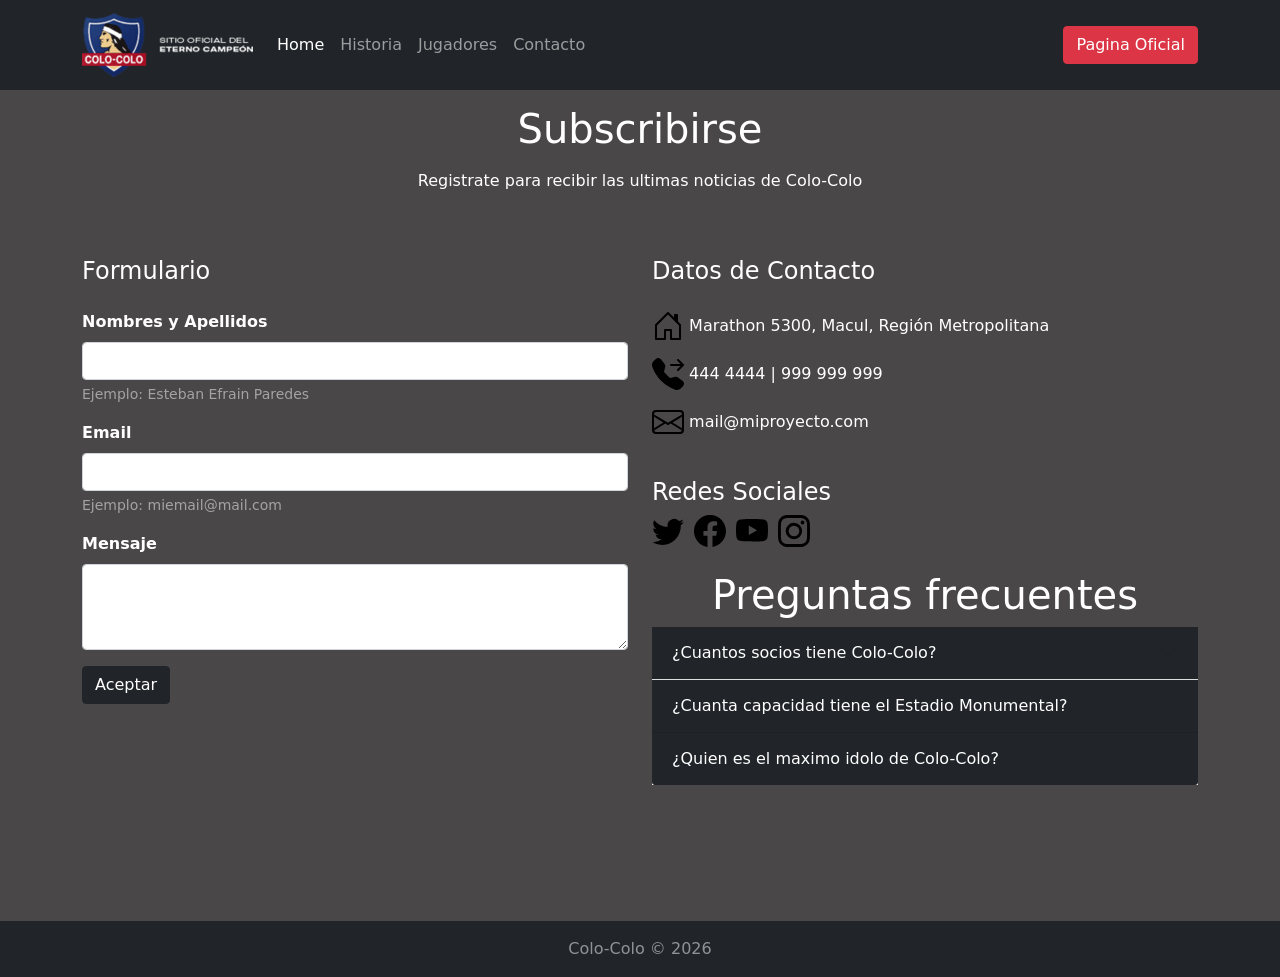
<file: contacto.html>
<!doctype html>
<html lang="es">
  <head>
    <meta charset="utf-8">
    <meta name="viewport" content="width=device-width, initial-scale=1">
    <meta name="description" content="">
    <title>Subscripciones | Mi Proyecto</title>    

    <!-- Archivo CSS Bootstrap 5 -->
    <link href="css/bootstrap.min.css" rel="stylesheet">

  <!-- icono -->
  <link rel="icon" href="img/pngwing.com (1).png"> 

    <!-- Hoja de Estilos Personalizada (estilos.css) --> 
    <link rel="stylesheet" type="text/css" href="css/estilos.css">
    
  </head>
  <body>

    <main>

      <div class="container mb-5">

<!-- Header -->
<header class="d-flex flex-wrap py-3 mb-5 border-bottom">

  <nav class="navbar navbar-expand-lg navbar-dark bg-dark fixed-top">
    <div class="container">
      <a class="navbar-brand"  href="index.html">
        <img src="img/colo-colo-32.png" alt="Colo-Colo">

      </a>
      <button class="navbar-toggler" type="button" data-bs-toggle="collapse" data-bs-target="#navbarSupportedContent" aria-controls="navbarSupportedContent" aria-expanded="false" aria-label="Toggle navigation">
        <span class="navbar-toggler-icon"></span>
      </button>
      <div class="collapse navbar-collapse" id="navbarSupportedContent">
        <ul class="navbar-nav me-auto mb-2 mb-lg-0">

          <li class="nav-item">
            <a class="nav-link active" aria-current="page" href="index.html">Home</a>
                               
          </li>

          <li class="nav-item">
            <a class="nav-link" aria-current="page" href="historia.html">Historia</a>                    
          </li>

          <li class="nav-item">
            <a class="nav-link" aria-current="page" href="deportes.html">Jugadores</a>                    

                    
          </li>

          <li class="nav-item">
            <a class="nav-link" aria-current="page" href="contacto.html">Contacto</a> 
          </li>

        </ul>

        <div class="btn-group btodt" role="group" aria-label="Basic example">                 
          <button type="button" onclick="window.open('https://colocolo.cl/','_blank')" class="btn btn-danger">Pagina Oficial</button>                 
        </div>

        
        
      </div>
    </div>
  </nav>


</header>

        <br>
        <!-- Contacto (Introducción) --> 
        <div class="row mb-5">
          <div class="col-md-12 text-center text-white">
            <h1>Subscribirse</h1>
            <p class="mt-3">
              Registrate para recibir las ultimas noticias de Colo-Colo
            </p>
          </div>
        </div>

        <div class="row">

          <!-- Formulario --> 
          <div class="col-md-6">
            <h4 class="mb-4 text-white">Formulario</h4>
            <form>
              <div class="mb-3 text-white">
                <label for="nya" class="form-label txt_negrita">Nombres y Apellidos</label>
                <input type="text" class="form-control" id="nya" aria-describedby="nyaHelp" required>
                <div id="nyaHelp" class="form-text text-white-50">Ejemplo: Esteban Efrain Paredes</div>
              </div>
              <div class="mb-3 text-white">
                <label for="email" class="form-label txt_negrita">Email</label>
                <input type="email" class="form-control" id="email" aria-describedby="emailHelp" required>
                <div id="emailHelp text-white" class="form-text text-white-50">Ejemplo: miemail@mail.com</div>
              </div>
              
              <div class="mb-3 text-white">
                <label for="mensaje" class="form-label txt_negrita">Mensaje</label>
                <textarea class="form-control" id="mensaje" rows="3" required></textarea>               
              </div>
              <button type="submit" class="btn btn-dark ">Aceptar</button>
            </form>
            
          </div> 



          <div class="col-md-6"> 

            <!-- Datos de Contacto -->
            <div class="row">

              <h4 class="mb-4 text-white">Datos de Contacto</h4>
              <div class="mb-3 text-white">
                <img src="iconos/house-door.svg" alt="Dirección" width="32" height="32"> Marathon 5300, Macul, Región Metropolitana
              </div>
              <div class="mb-3 text-white">
                <img src="iconos/telephone-forward-fill.svg" alt="Teléfono" width="32" height="32"> 444 4444 | 999 999 999 
              </div>
              <div class="mb-3 text-white">
                <img src="iconos/envelope.svg" alt="Email" width="32" height="32"> mail@miproyecto.com 
              </div>

            </div> 

            <!-- Redes Sociales -->
            <div class="row mt-4 text-white">

              <h4>Redes Sociales</h4> 
              <ul class="lrs">
                <li>
                  <a href="https://twitter.com/ColoColo">
                    <img src="iconos/twitter.svg" title="Twitter" alt="Twitter" width="32" height="32">
                  </a>
                </li>
                <li>
                  <a href="https://es-la.facebook.com/colocolo/">
                    <img src="iconos/facebook.svg" title="Facebook" alt="Facebook" width="32" height="32">
                  </a>
                </li> 
                <li>
                  <a href="https://www.youtube.com/channel/UC8sRB0-aqDg_Gb08md1bQKg">
                    <img src="iconos/youtube.svg" title="YouTube" alt="YouTube" width="32" height="32">
                  </a>
                </li>
                <li>
                  <a href="https://www.instagram.com/colocolooficial/?hl=es">
                    <img src="iconos/instagram.svg" title="Instagram" alt="Instagram" width="32" height="32">
                  </a>
                </li>
                        <div class="row mt-4">
      <div class="col-md-12 text-center text-white">
        <h1>Preguntas frecuentes</h1>
        <div class="accordion accordion-flush" id="accordionFlushExample">
          <div class="accordion-item">
            <h2 class="accordion-header" id="flush-headingOne">
              <button class="accordion-button collapsed bg-dark text-white" type="button" data-bs-toggle="collapse" data-bs-target="#flush-collapseOne" aria-expanded="false" aria-controls="flush-collapseOne">
                ¿Cuantos socios tiene Colo-Colo?              </button>
            </h2>
            <div id="flush-collapseOne" class="accordion-collapse collapse bg-dark text-white" aria-labelledby="flush-headingOne" data-bs-parent="#accordionFlushExample">
              <div class="accordion-body bg-white  text-dark">58.500 (Dato: 05/01/2022) </div>
            </div>
          </div>
          <div class="accordion-item bg-dark">
            <h2 class="accordion-header bg-dark" id="flush-headingTwo">
              <button class="accordion-button collapsed bg-dark text-white" type="button" data-bs-toggle="collapse" data-bs-target="#flush-collapseTwo" aria-expanded="false" aria-controls="flush-collapseTwo">
                ¿Cuanta capacidad tiene el Estadio Monumental?
              </button>
            </h2>
            <div id="flush-collapseTwo" class="accordion-collapse collapse bg-white text-dark" aria-labelledby="flush-headingTwo" data-bs-parent="#accordionFlushExample">
              <div class="accordion-body">47.347 mil personas.</div>
            </div>
          </div>
          <div class="accordion-item">
            <h2 class="accordion-header" id="flush-headingThree">
              <button class="accordion-button collapsed bg-dark text-white" type="button" data-bs-toggle="collapse" data-bs-target="#flush-collapseThree" aria-expanded="false" aria-controls="flush-collapseThree">
                ¿Quien es el maximo idolo de Colo-Colo?
              </button>
            </h2>
            <div id="flush-collapseThree" class="accordion-collapse collapse " aria-labelledby="flush-headingThree" data-bs-parent="#accordionFlushExample">
              <div class="accordion-body bg-white text-dark">Se trata de Carlos Caszely, el máximo ídolo histórico de Colo Colo. El Rey del Metro Cuadrado no vacila en realizar un agudo diagnóstico.</div>
            </div>
          </div>
        </div>
        
      </div>
      
    </div> 
              </ul>

            </div>             

          </div>

        </div> 


        
        </div>

      </div>


    </main>
    <br>
    <br>
    <br>
       <!-- Footer -->  
       <footer class="footer mt-auto py-3 bg-light text-center bg-dark">
      
        <div class="container">
          <span class=" text-white-50">Colo-Colo © <script>document.write(new Date().getFullYear())</script> </span>
        </div>
        
      </footer>

     <!-- Archivo JS Bootstrap 5 -->  
    <script src="js/bootstrap.bundle.min.js"></script>
      
  </body>
</html>
</file>
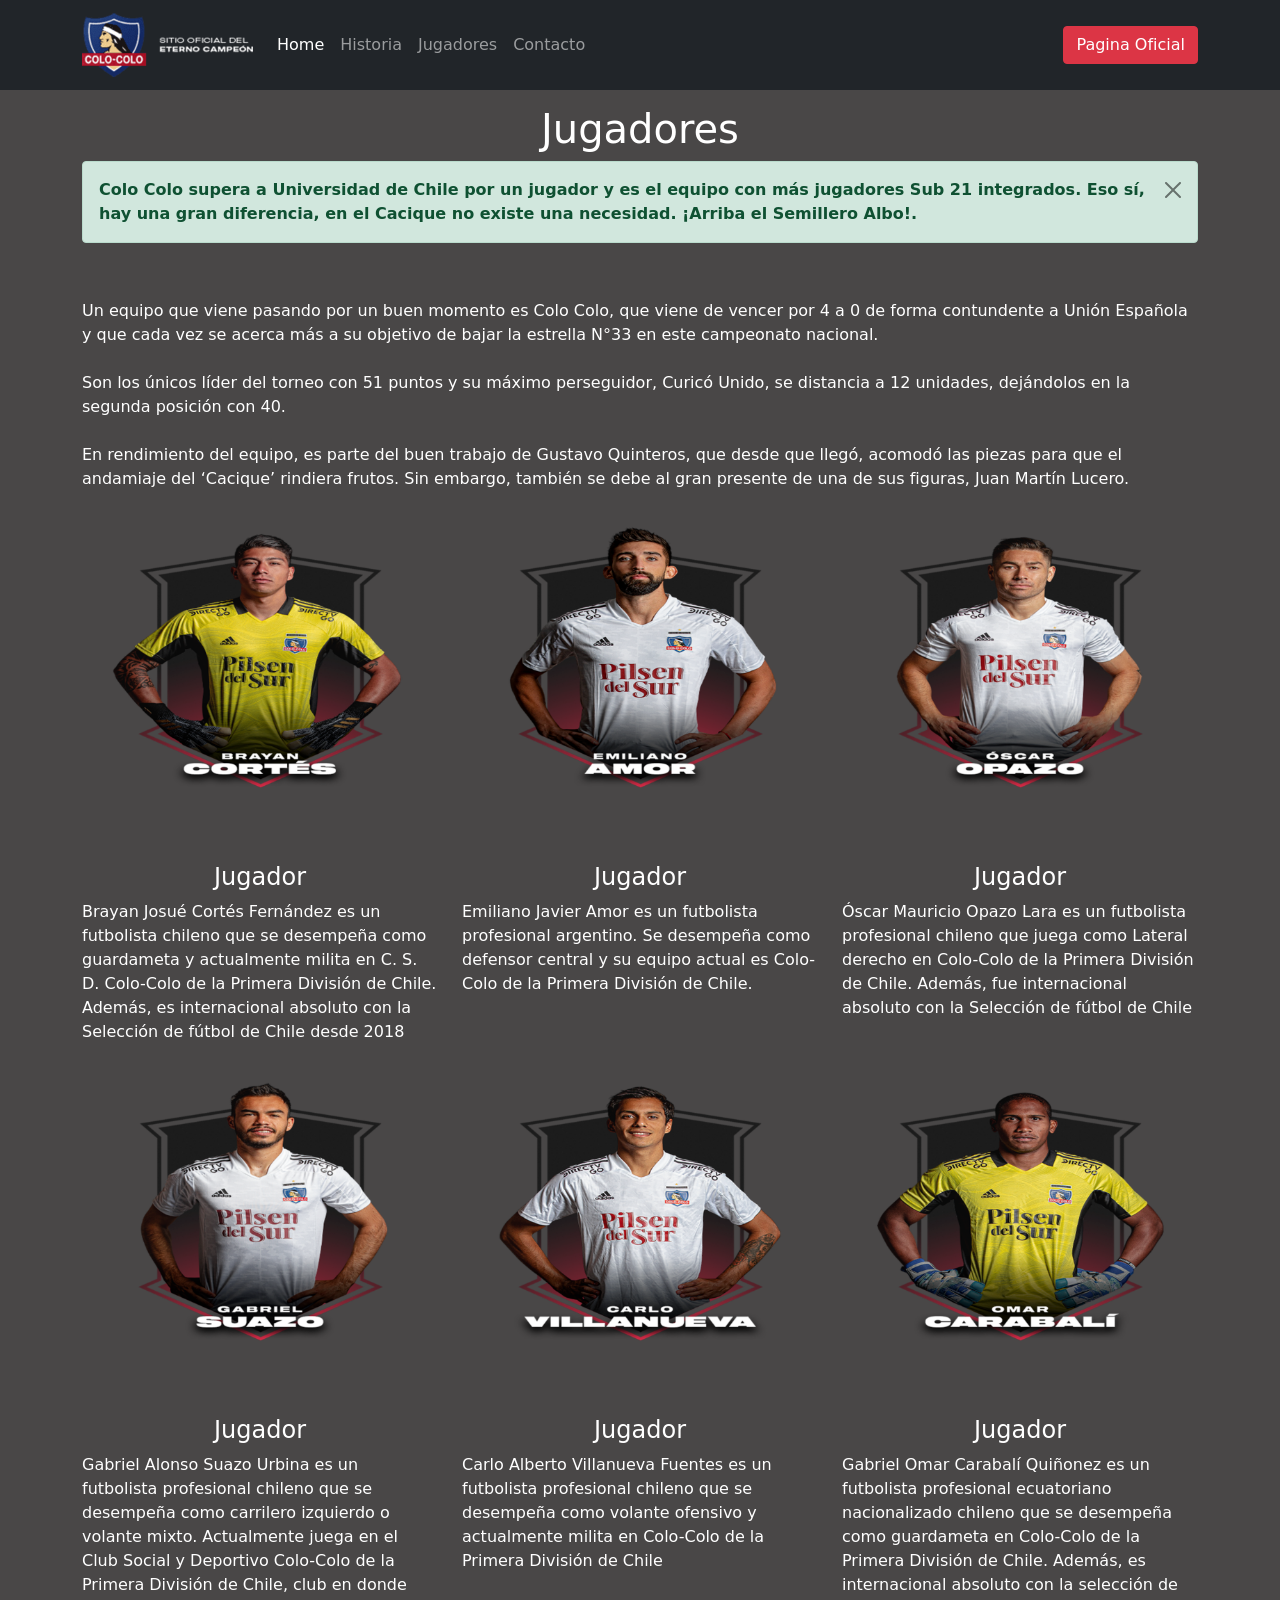
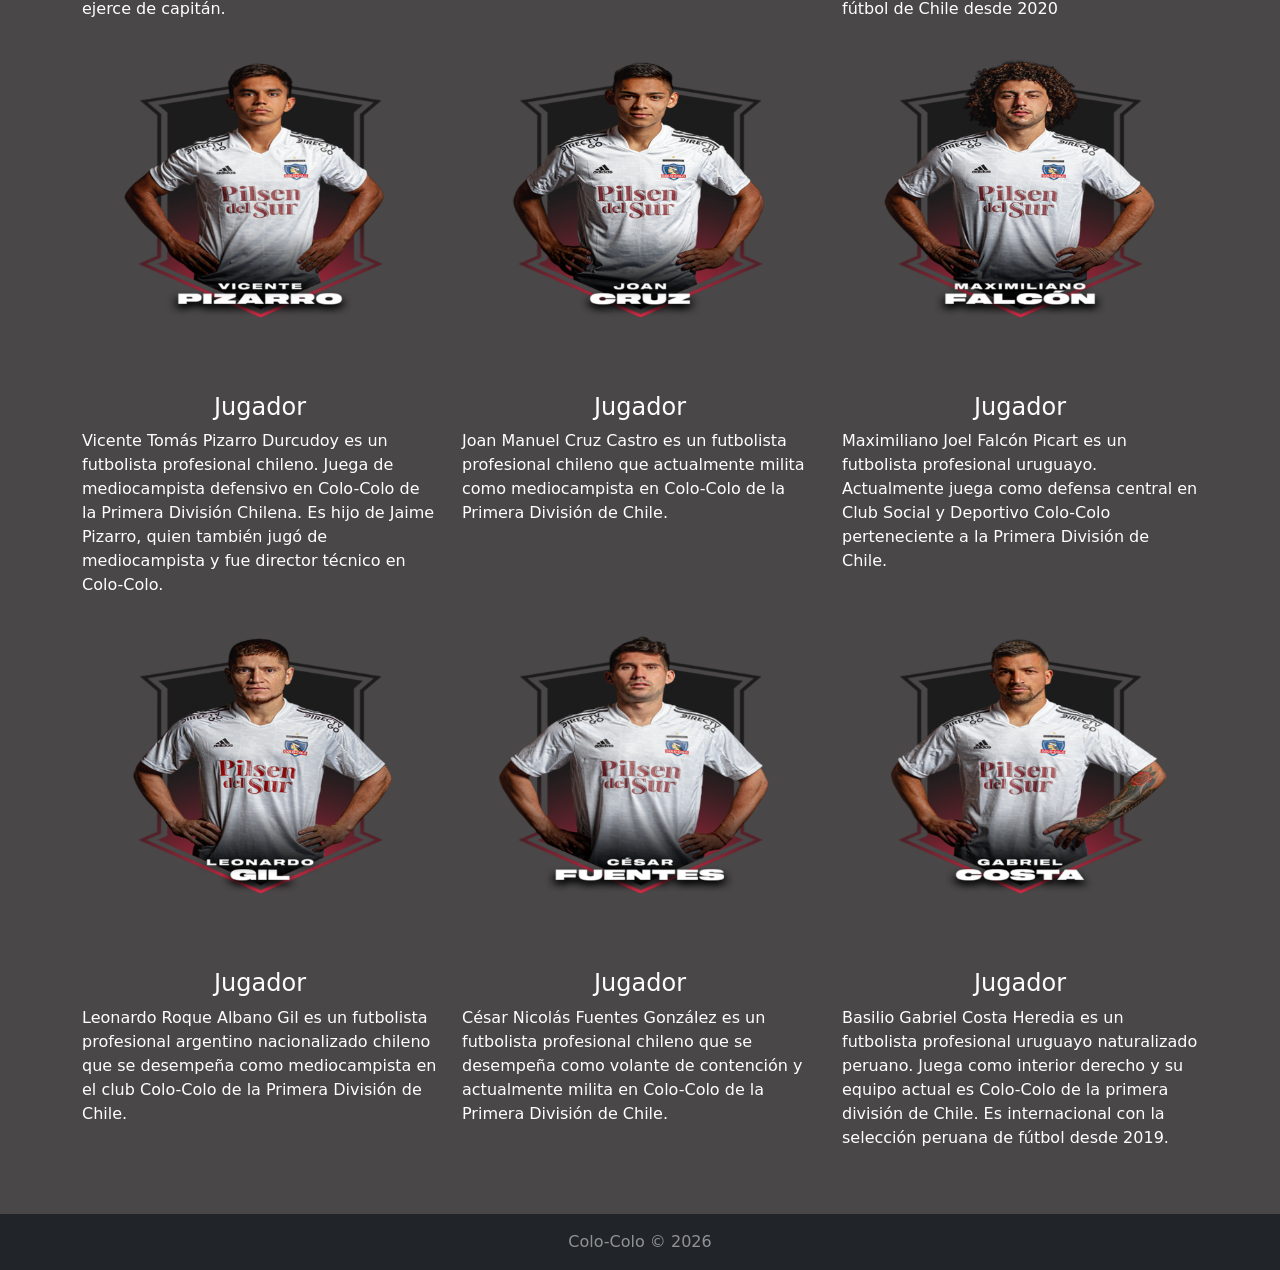
<file: deportes.html>
<!doctype html>
<html lang="es">
  <head>
    <meta charset="utf-8">
    <meta name="viewport" content="width=device-width, initial-scale=1">
    <meta name="description" content="">
    <title>Jugadores | Mi Proyecto</title>    

    <!-- Archivo CSS Bootstrap 5 -->
    <link href="css/bootstrap.min.css" rel="stylesheet">

  <!-- icono -->
  <link rel="icon" href="img/pngwing.com (1).png">  

    <!-- Hoja de Estilos Personalizada (estilos.css) --> 
    <link rel="stylesheet" type="text/css" href="css/estilos.css">
    
  </head>
  <body>

    <main>

      <div class="container mb-5">

<!-- Header -->
<header class="d-flex flex-wrap py-3 mb-5 border-bottom">

  <nav class="navbar navbar-expand-lg navbar-dark bg-dark fixed-top">
    <div class="container">
      <a class="navbar-brand"  href="index.html">
        <img src="img/colo-colo-32.png" alt="Colo-Colo">

      </a>
      <button class="navbar-toggler" type="button" data-bs-toggle="collapse" data-bs-target="#navbarSupportedContent" aria-controls="navbarSupportedContent" aria-expanded="false" aria-label="Toggle navigation">
        <span class="navbar-toggler-icon"></span>
      </button>
      <div class="collapse navbar-collapse" id="navbarSupportedContent">
        <ul class="navbar-nav me-auto mb-2 mb-lg-0">

          <li class="nav-item">
            <a class="nav-link active" aria-current="page" href="index.html">Home</a>
                               
          </li>

          <li class="nav-item">
            <a class="nav-link" aria-current="page" href="historia.html">Historia</a>                    
          </li>

          <li class="nav-item">
            <a class="nav-link" aria-current="page" href="deportes.html">Jugadores</a>                    
          </li>

          <li class="nav-item">
            <a class="nav-link" aria-current="page" href="contacto.html">Contacto</a> 
          </li>

        </ul>

        <div class="btn-group btodt" role="group" aria-label="Basic example">                 
          <button type="button" onclick="window.open('https://colocolo.cl/','_blank')" class="btn btn-danger">Pagina Oficial</button>                 
        </div>

        
        
      </div>
    </div>
  </nav>


</header>
        <br>
        <!-- Servicios (Introducción) --> 
        <div class="row">
          <div class="col-md-12 text-center text-white">
            <h1>Jugadores</h1>
          </div>
        </div> 
        <div class="alert alert-success alert-dismissible fade show" role="alert">
          <strong>Colo Colo supera a Universidad de Chile por un jugador y es el equipo con más jugadores Sub 21 integrados. Eso sí, hay una gran diferencia, en el Cacique no existe una necesidad. ¡Arriba el Semillero Albo!.</strong>
          <button type="button" class="btn-close" data-bs-dismiss="alert" aria-label="Close"></button>
        </div>
        <br>
        <div class="row">
          <div class="col-md-12">
            <p class="mt-3 text-white">
              Un equipo que viene pasando por un buen momento es Colo Colo, que viene de vencer por 4 a 0 de forma contundente a Unión Española y que cada vez se acerca más a su objetivo de bajar la estrella N°33 en este campeonato nacional.
              <br>
              <br>
              Son los únicos líder del torneo con 51 puntos y su máximo perseguidor, Curicó Unido, se distancia a 12 unidades, dejándolos en la segunda posición con 40.
              <br>
              <br>
              En rendimiento del equipo, es parte del buen trabajo de Gustavo Quinteros, que desde que llegó, acomodó las piezas para que el andamiaje del ‘Cacique’ rindiera frutos. Sin embargo, también se debe al gran presente de una de sus figuras, Juan Martín Lucero.
<br>
              
             </p>
          </div>
        </div>      
        
        <!-- Jugadores --> 
        <div class="row">
          <div class="col-md-4">
            <img src="img/ICON/1 CORTES FRENTE-2021-04-01 (1).png" class="img-fluid">
            <h4 class="text-center text-white">Jugador</h4>
            <p class="text-white">Brayan Josué Cortés Fernández es un futbolista chileno que se desempeña como guardameta y actualmente milita en C. S. D. Colo-Colo de la Primera División de Chile. Además, es internacional absoluto con la Selección de fútbol de Chile desde 2018
            </p>
          </div>          
          <div class="col-md-4">
            <img src="img/ICON/15 AMOR FRENTE-2021-05-05.png" class="img-fluid">
            <h4 class="text-center text-white">Jugador</h4>
            <p class="text-white">Emiliano Javier Amor es un futbolista profesional argentino. Se desempeña como defensor central y su equipo actual es Colo-Colo de la Primera División de Chile.

            </p>
          </div>          
          <div class="col-md-4">
            <img src="img/ICON/16 OPAZO FRENTE-2021-04-01.png" class="img-fluid">
            <h4 class="text-center text-white">Jugador</h4>
            <p class="text-white">Óscar Mauricio Opazo Lara es un futbolista profesional chileno que juega como Lateral derecho en Colo-Colo de la Primera División de Chile. Además, fue internacional absoluto con la Selección de fútbol de Chile
            </p>
          </div>          
        </div> 

        <div class="row">
          <div class="col-md-4">
            <img src="img/ICON/17 SUAZO FRENTE-2021-04-01.png" class="img-fluid">
            <h4 class="text-center text-white">Jugador</h4>
            <p class="text-white">Gabriel Alonso Suazo Urbina es un futbolista profesional chileno que se desempeña como carrilero izquierdo​ o volante mixto. Actualmente juega en el Club Social y Deportivo Colo-Colo de la Primera División de Chile, club en donde ejerce de capitán.​
            </p>
          </div>          
          <div class="col-md-4">
            <img src="img/ICON/26 C VILLANUEVA FRENTE-2021-04-01.png" class="img-fluid">
            <h4 class="text-center text-white">Jugador</h4>
            <p class="text-white">Carlo Alberto Villanueva Fuentes es un futbolista profesional chileno que se desempeña como volante ofensivo y actualmente milita en Colo-Colo de la Primera División de Chile

            </p>
          </div>          
          <div class="col-md-4">
            <img src="img/ICON/12 CARABALI FRENTE-2021-04-01 (1).png" class="img-fluid">
            <h4 class="text-center text-white">Jugador</h4>
            <p class="text-white">Gabriel Omar Carabalí Quiñonez es un futbolista profesional ecuatoriano​ nacionalizado chileno que se desempeña como guardameta en Colo-Colo de la Primera División de Chile. Además, es internacional absoluto con la selección de fútbol de Chile desde 2020
            </p>
          </div>          
        </div>

        <div class="row">
          <div class="col-md-4">
            <img src="img/ICON/34 PIZARRO FRENTE-2021-04-01.png" class="img-fluid">
            <h4 class="text-center text-white">Jugador</h4>
            <p class="text-white">Vicente Tomás Pizarro Durcudoy es un futbolista profesional chileno. Juega de mediocampista defensivo en Colo-Colo de la Primera División Chilena. Es hijo de Jaime Pizarro, quien también jugó de mediocampista y fue director técnico en Colo-Colo.
            </p>
          </div>          
          <div class="col-md-4">
            <img src="img/ICON/35 CRUZ FRENTE-2021-04-01.png" class="img-fluid">
            <h4 class="text-center text-white">Jugador</h4>
            <p class="text-white">Joan Manuel Cruz Castro es un futbolista profesional chileno que actualmente milita como mediocampista en Colo-Colo de la Primera División de Chile.
            </p>
          </div>          
          <div class="col-md-4">
            <img src="img/ICON/37 FALCON FRENTE-2021-04-01.png" class="img-fluid">
            <h4 class="text-center text-white">Jugador</h4>
            <p class="text-white">Maximiliano Joel Falcón Picart es un futbolista profesional uruguayo. Actualmente juega como defensa central en Club Social y Deportivo Colo-Colo perteneciente a la Primera División de Chile.
            </p>
          </div> 
          <div class="col-md-4 border-white">
            <img src="img/ICON/5 GIL FRENTE-2021-04-01.png" class="img-fluid">
            <h4 class="text-center text-white">Jugador</h4>
            <p class="text-white border-danger">Leonardo Roque Albano Gil es un futbolista profesional argentino nacionalizado chileno que se desempeña como mediocampista en el club Colo-Colo de la Primera División de Chile.
            </p>
          </div>          
          <div class="col-md-4 border-white">
            <img src="img/ICON/6 FUENTES FRENTE-2021-04-01.png" class="img-fluid">
            <h4 class="text-center text-white">Jugador</h4>
            <p class="text-white border-danger">César Nicolás Fuentes González es un futbolista profesional chileno que se desempeña como volante de contención y actualmente milita en Colo-Colo de la Primera División de Chile.
            </p>
          </div> 
          <div class="col-md-4">
            <img src="img/ICON/8 COSTA FRENTE-2021-04-01.png" class="img-fluid">
            <h4 class="text-center text-white ">Jugador</h4>
            <p class="text-white border-danger">Basilio Gabriel Costa Heredia es un futbolista profesional uruguayo naturalizado peruano. Juega como interior derecho y su equipo actual es Colo-Colo de la primera división de Chile. Es internacional con la selección peruana de fútbol desde 2019.
            </p>
          </div>            
        </div>

        

      </div>

    </main>

       <!-- Footer -->  
       <footer class="footer mt-auto py-3 bg-light text-center bg-dark">
      
        <div class="container">
          <span class=" text-white-50">Colo-Colo © <script>document.write(new Date().getFullYear())</script> </span>
        </div>
        
      </footer>

     <!-- Archivo JS Bootstrap 5 -->  
    <script src="js/bootstrap.bundle.min.js"></script>
      
  </body>
</html>
</file>
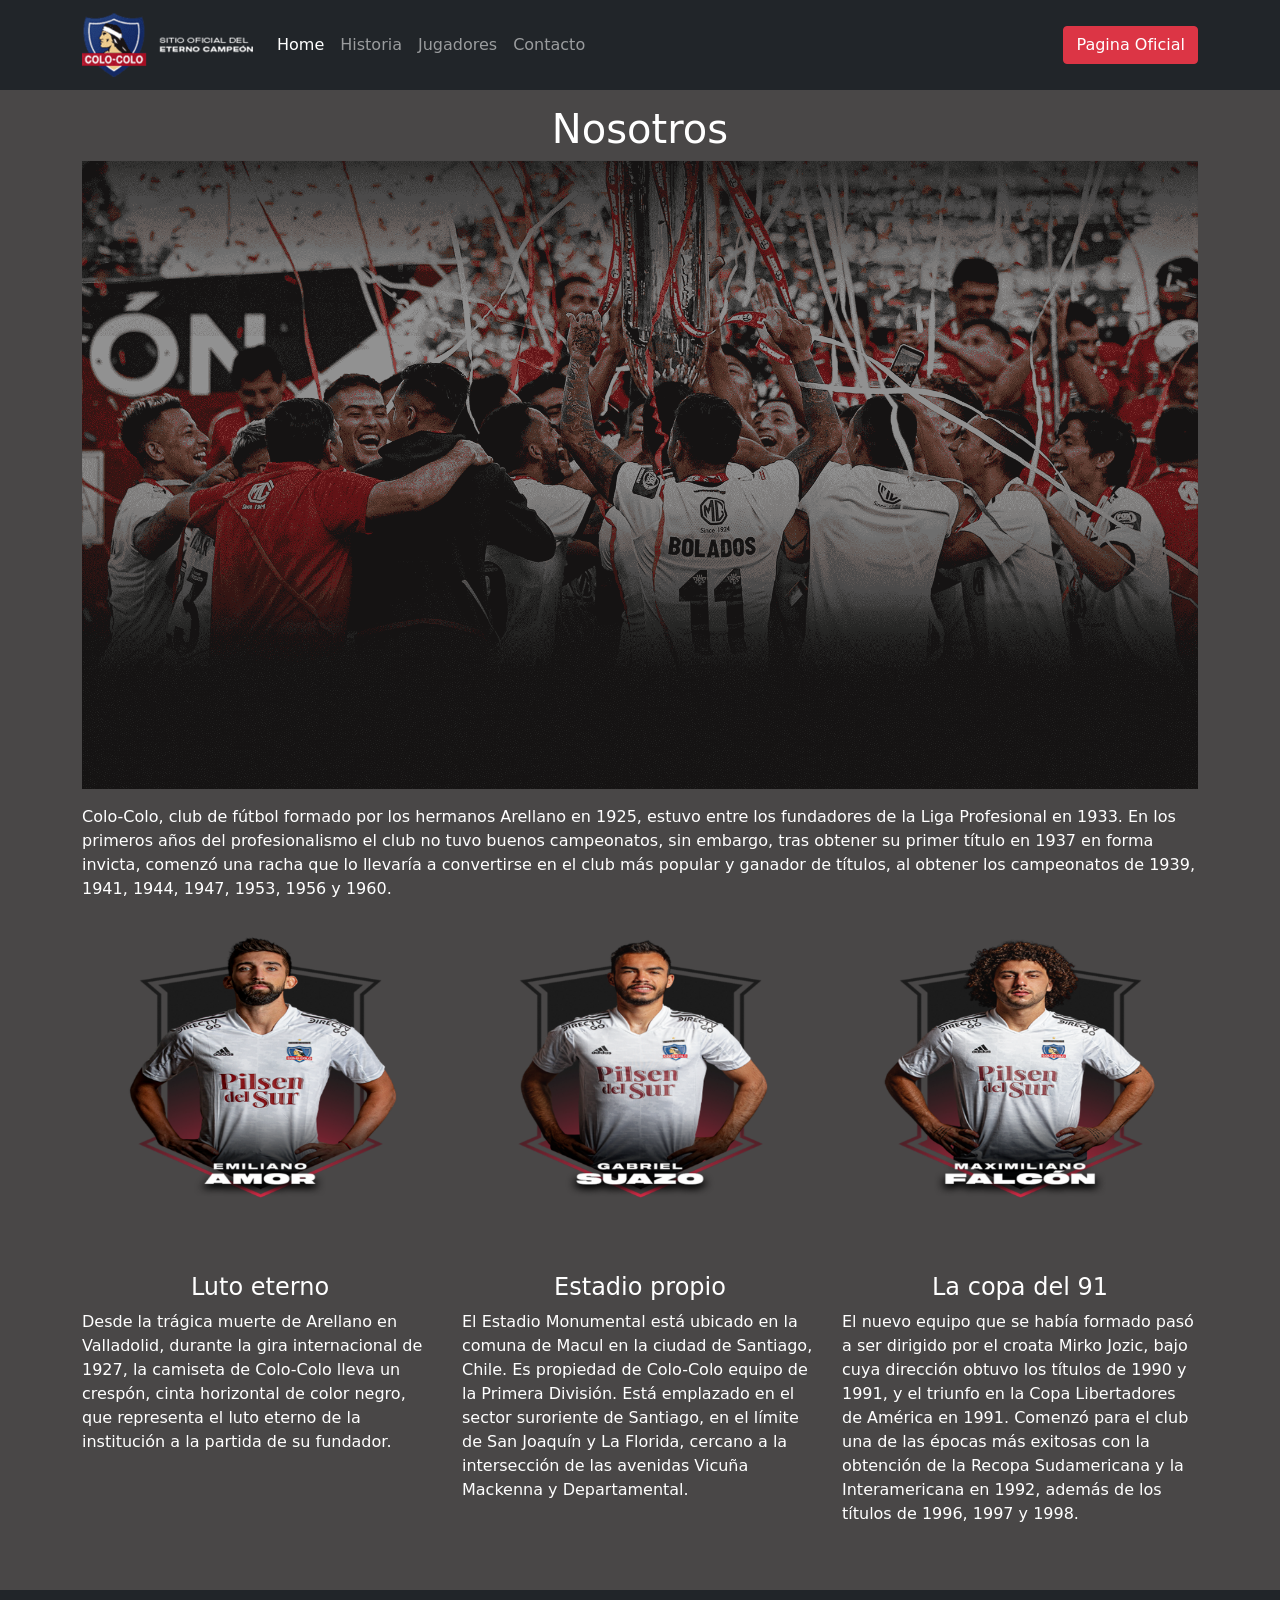
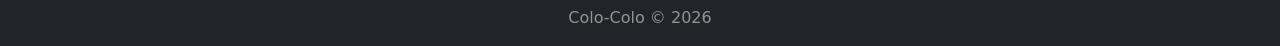
<file: historia.html>
<!doctype html>
<html lang="es">
  <head>
    <meta charset="utf-8">
    <meta name="viewport" content="width=device-width, initial-scale=1">
    <meta name="description" content="">
    <title>Historia | Mi Proyecto</title>    

    <!-- Archivo CSS Bootstrap 5 -->
    <link href="css/bootstrap.min.css" rel="stylesheet">

  <!-- icono -->
  <link rel="icon" href="img/pngwing.com (1).png"> 

    <!-- Hoja de Estilos Personalizada (estilos.css) --> 
    <link rel="stylesheet" type="text/css" href="css/estilos.css">
    
  </head>
  <body>

    <main>

      <div class="container mb-5">

<!-- Header -->
<header class="d-flex flex-wrap py-3 mb-5 border-bottom">

  <nav class="navbar navbar-expand-lg navbar-dark bg-dark fixed-top">
    <div class="container">
      <a class="navbar-brand"  href="index.html">
        <img src="img/colo-colo-32.png" alt="Colo-Colo">

      </a>
      <button class="navbar-toggler" type="button" data-bs-toggle="collapse" data-bs-target="#navbarSupportedContent" aria-controls="navbarSupportedContent" aria-expanded="false" aria-label="Toggle navigation">
        <span class="navbar-toggler-icon"></span>
      </button>
      <div class="collapse navbar-collapse" id="navbarSupportedContent">
        <ul class="navbar-nav me-auto mb-2 mb-lg-0">

          <li class="nav-item">
            <a class="nav-link active" aria-current="page" href="index.html">Home</a>
                               
          </li>

          <li class="nav-item">
            <a class="nav-link" aria-current="page" href="historia.html">Historia</a>                    
          </li>
          <li class="nav-item">
            <a class="nav-link" aria-current="page" href="deportes.html">Jugadores</a>                    
          </li>

          <li class="nav-item">
            <a class="nav-link" aria-current="page" href="contacto.html">Contacto</a> 
          </li>

        </ul>

        <div class="btn-group btodt" role="group" aria-label="Basic example">                 
          <button type="button" onclick="window.open('https://colocolo.cl/','_blank')" class="btn btn-danger">Pagina Oficial</button>                 
        </div>

        
        
      </div>
    </div>
  </nav>


      </header>

        <!-- Introducción Nosotros --> 
        <br>
        <div class="row">
          <div class="col-md-12 text-center text-white">
            <h1>Nosotros</h1>
          </div>
        </div> 

        <div class="row">
          <div class="col-md-12">
            <img src="img/img-sup-galerias.png" class="img-fluid">
            <p class="mt-3 text-white">
              Colo-Colo, club de fútbol formado por los hermanos Arellano en 1925, estuvo entre los fundadores de la Liga Profesional en 1933. En los primeros años del profesionalismo el club no tuvo buenos campeonatos, sin embargo, tras obtener su primer título en 1937 en forma invicta, comenzó una racha que lo llevaría a convertirse en el club más popular y ganador de títulos, al obtener los campeonatos de 1939, 1941, 1944, 1947, 1953, 1956 y 1960.
            </p>
          </div>
        </div>      
        
        <!-- Objetivo, Misión y Visión --> 
        <div class="row">
          <div class="col-md-4">
            <img src="img/15 AMOR FRENTE-2021-05-05.png" class="img-fluid">
            <h4 class="text-center text-white">Luto eterno</h4>
            <p class="text-white">
              Desde la trágica muerte de Arellano en Valladolid, durante la gira internacional de 1927, la camiseta de Colo-Colo lleva un crespón, cinta horizontal de color negro, que representa el luto eterno de la institución a la partida de su fundador.
            </p>
          </div>          
          <div class="col-md-4">
            <img src="img/17 SUAZO FRENTE-2021-04-01.png" class="img-fluid">
            <h4 class="text-center text-white">Estadio propio</h4>
            <p class="text-white">
              El Estadio Monumental está ubicado en la comuna de Macul en la ciudad de Santiago, Chile. Es propiedad de Colo-Colo equipo de la Primera División. Está emplazado en el sector suroriente de Santiago, en el límite de San Joaquín y La Florida, cercano a la intersección de las avenidas Vicuña Mackenna y Departamental.
            </p>
          </div>          
          <div class="col-md-4">
            <img src="img/37 FALCON FRENTE-2021-04-01.png" class="img-fluid">
            <h4 class="text-center text-white">La copa del 91</h4>
            <p class="text-white">
              El nuevo equipo que se había formado pasó a ser dirigido por el croata Mirko Jozic, bajo cuya dirección obtuvo los títulos de 1990 y 1991, y el triunfo en la Copa Libertadores de América en 1991. Comenzó para el club una de las épocas más exitosas con la obtención de la Recopa Sudamericana y la Interamericana en 1992, además de los títulos de 1996, 1997 y 1998.
            </p>
          </div>          
        </div>

        

    </main>

    <!-- Footer -->  
    <footer class="footer mt-auto py-3 bg-light text-center bg-dark">
      
      <div class="container">
        <span class=" text-white-50">Colo-Colo © <script>document.write(new Date().getFullYear())</script> </span>
      </div>
      
    </footer>


     <!-- Archivo JS Bootstrap 5 -->  
    <script src="js/bootstrap.bundle.min.js"></script>
      
  </body>
</html>
</file>
<file: css/estilos.css>
.txt_negrita {
	font-weight: bold;
} 

.lrs li {
	list-style: none;
	display: inline-block;
} 

.lrs li a {
	padding-right: 5px;
} 

.mtpnc {
	margin-top: 115px;
}

.mbtodt {
    	display: none;
    	margin-bottom: 15px;
}


@media screen and (min-width: 315px) {  
    
    .mbtodt {
    	display: block;
	}

	.btodt {
		display: none;
	}

}

@media screen and (min-width: 992px) {  
    
    .mbtodt {
    	display: none;
	}

	.btodt {
		display: block;
	}

}

.fad {
	margin-bottom: 8px;
	display: none;
}

.negrita2{
	font-weight: bold;
}

.mtga {
	padding-top: 8px;
}

.tvpjq {
	text-align:justify; 
}


body{
	background-color: #494747;
}
#scroll {
    position:fixed;
    right:10px;
    bottom:10px;
    cursor:pointer;
    width:50px;
    height:50px;
    background-color:#3498db;
    text-indent:-9999px;
    display:none;
    -webkit-border-radius:60px;
    -moz-border-radius:60px;
    border-radius:60px
}
#scroll span {
    position:absolute;
    top:50%;
    left:50%;
    margin-left:-8px;
    margin-top:-12px;
    height:0;
    width:0;
    border:8px solid transparent;
    border-bottom-color:#ffffff;
}
#scroll:hover {
    background-color:#e74c3c;
    opacity:1;filter:"alpha(opacity=100)";
    -ms-filter:"alpha(opacity=100)";
}
</file>
